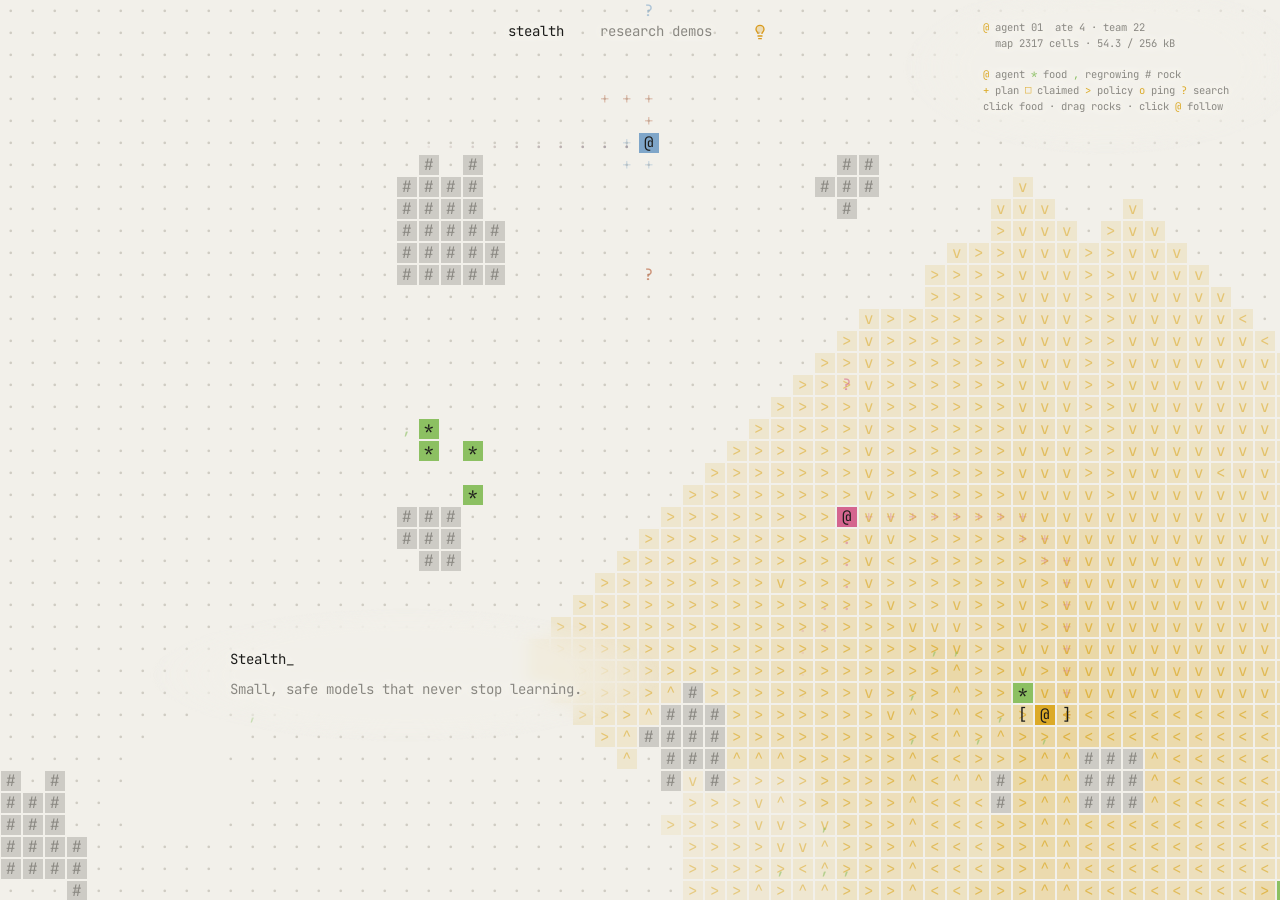
<file: index.html>
<!doctype html>
<html lang="en">
<head>
  <meta charset="utf-8">
  <meta name="viewport" content="width=device-width, initial-scale=1">
  <title>Stealth</title>
  <link rel="icon" href="data:image/svg+xml,<svg xmlns='http://www.w3.org/2000/svg' viewBox='0 0 16 16'><rect width='16' height='16' fill='%23d8b23c'/></svg>">
  <script>try { if (localStorage.getItem('theme') === 'dark') document.documentElement.dataset.theme = 'dark'; } catch {}</script>
  <link rel="preconnect" href="https://fonts.googleapis.com">
  <link rel="preconnect" href="https://fonts.gstatic.com" crossorigin>
  <link rel="stylesheet" href="https://fonts.googleapis.com/css2?family=JetBrains+Mono:wght@400;600&display=swap">
  <link rel="stylesheet" href="style.css">
</head>
<body>
  <canvas id="world" aria-hidden="true"></canvas>
  <nav>
    <a href="index.html" aria-current="page">stealth</a>
    <a href="demos.html">research demos</a>
    <button id="lamp" aria-label="Toggle light" aria-pressed="true">
      <svg width="16" height="16" viewBox="0 0 24 24" fill="none" stroke="currentColor" stroke-width="2" stroke-linecap="round" stroke-linejoin="round"><path d="M15 14c.2-1 .7-1.7 1.5-2.5 1-.9 1.5-2.2 1.5-3.5A6 6 0 0 0 6 8c0 1 .2 2.2 1.5 3.5.7.7 1.3 1.5 1.5 2.5"/><path d="M9 18h6"/><path d="M10 22h4"/></svg>
    </button>
  </nav>
  <pre id="hud" aria-hidden="true"></pre>
  <main>
    <p>Stealth<span class="cursor">_</span></p>
    <p class="mission">Small, safe models that never stop learning.</p>
  </main>
  <script src="sim.js"></script>
</body>
</html>
</file>
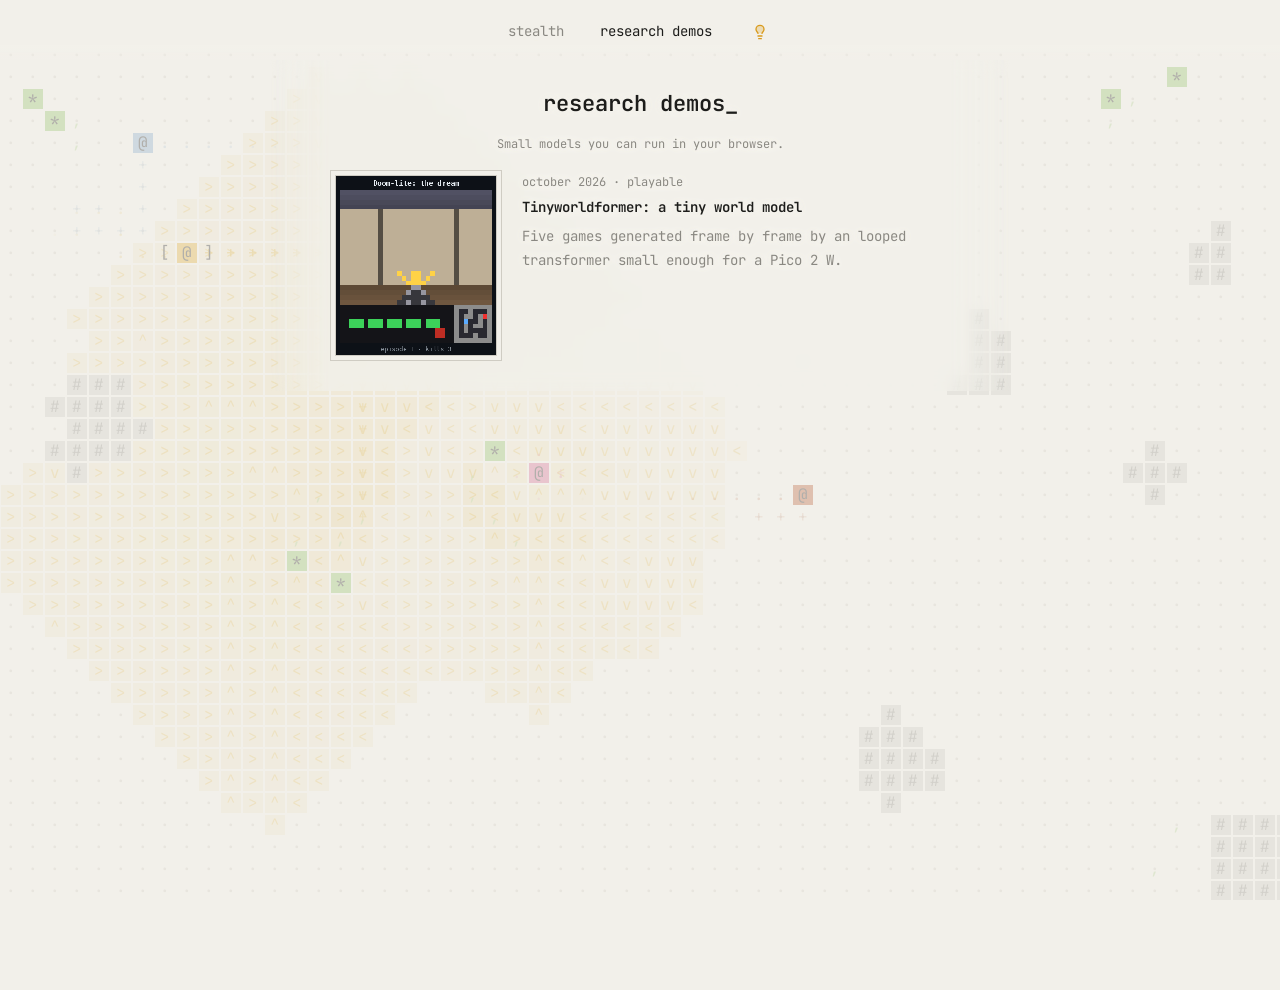
<file: demos.html>
<!doctype html>
<html lang="en">

<head>
  <meta charset="utf-8">
  <meta name="viewport" content="width=device-width, initial-scale=1">
  <title>Research Demos</title>
  <link rel="icon"
    href="data:image/svg+xml,<svg xmlns='http://www.w3.org/2000/svg' viewBox='0 0 16 16'><rect width='16' height='16' fill='%23d8b23c'/></svg>">
  <script>try { if (localStorage.getItem('theme') === 'dark') document.documentElement.dataset.theme = 'dark'; } catch { }</script>
  <link rel="preconnect" href="https://fonts.googleapis.com">
  <link rel="preconnect" href="https://fonts.gstatic.com" crossorigin>
  <link rel="stylesheet" href="https://fonts.googleapis.com/css2?family=JetBrains+Mono:wght@400;600&display=swap">
  <link rel="stylesheet" href="style.css">
</head>

<body class="post">
  <canvas id="world" aria-hidden="true"></canvas>
  <nav>
    <a href="index.html">stealth</a>
    <a href="demos.html" aria-current="page">research demos</a>
    <button id="lamp" aria-label="Toggle light" aria-pressed="true">
      <svg width="16" height="16" viewBox="0 0 24 24" fill="none" stroke="currentColor" stroke-width="2"
        stroke-linecap="round" stroke-linejoin="round">
        <path
          d="M15 14c.2-1 .7-1.7 1.5-2.5 1-.9 1.5-2.2 1.5-3.5A6 6 0 0 0 6 8c0 1 .2 2.2 1.5 3.5.7.7 1.3 1.5 1.5 2.5" />
        <path d="M9 18h6" />
        <path d="M10 22h4" />
      </svg>
    </button>
  </nav>
  <main class="post">
    <h1>research demos<span class="cursor">_</span></h1>
    <p class="meta">Small models you can run in your browser.</p>
    <ul class="posts">
      <li>
        <a href="posts/tinyworldformer.html">
          <img src="media/dream_doomlite.gif" alt="Doom-lite, dreamed frame by frame" width="160">
          <span>
            <span class="meta">october 2026 · playable</span>
            <strong>Tinyworldformer: a tiny world model</strong>
            <span class="summary">Five games generated frame by frame by an looped transformer small enough for a Pico 2
              W.</span>
          </span>
        </a>
      </li>
    </ul>
  </main>
  <script src="sim.js"></script>
</body>

</html>
</file>
<file: style.css>
:root {
  color-scheme: light;
  --bg: #f2f0ea; --fg: #1d1d1b; --muted: #8a8882; --ink: #1d1d1b;
  --g: #d4658f; --d: #8a8882; --y: #dcaa28; --r: #b4532a; --s: #8cc062; --b: #7fa6c9;
  --trail: #cfccc3;
}
:root[data-theme="dark"] {
  color-scheme: dark;
  --bg: #1a1a19; --fg: #ecebe6; --muted: #7d7c77; --ink: #1a1a19;
  --g: #e58fb7; --d: #5b5a56; --y: #d8b23c; --r: #b85a2e; --s: #8fb56a; --b: #7d97ad;
  --trail: #3a3936;
}

* { margin: 0; box-sizing: border-box; }
html, body { height: 100%; }
body {
  background: var(--bg); color: var(--fg); overflow: hidden; cursor: crosshair; touch-action: none;
  font: 14px/1.7 "JetBrains Mono", ui-monospace, "SF Mono", Menlo, Consolas, monospace;
}

#world { position: fixed; inset: 0; width: 100%; height: 100%; pointer-events: none; }

nav {
  position: fixed; top: 20px; left: 0; right: 0; z-index: 1;
  display: flex; justify-content: center; align-items: center; gap: 36px;
}
nav a { color: var(--muted); text-decoration: none; }
nav a:hover, nav a[aria-current] { color: var(--fg); }
nav button { background: none; border: 0; padding: 4px; color: var(--muted); cursor: pointer; display: grid; }
nav button:hover { color: var(--fg); }
nav button[aria-pressed="true"] { color: #d99a1c; }
nav button[aria-pressed="true"] svg { fill: currentColor; fill-opacity: .25; }

/* switching theme: the new colors spread outward from the bulb */
::view-transition-old(root), ::view-transition-new(root) { animation: none; mix-blend-mode: normal; }
::view-transition-old(root) { z-index: 0; }
::view-transition-new(root) { z-index: 1; }

#hud {
  position: fixed; top: 20px; right: max(16px, 4vw); z-index: 1;
  font-family: inherit; font-size: 10.5px; line-height: 1.5; color: var(--muted); pointer-events: none;
}

main {
  position: fixed; left: max(16px, 18vw); bottom: 22vh; z-index: 1;
}
main::before, #hud::before {
  content: ''; position: absolute; inset: -40px -80px; z-index: -1;
  background: color-mix(in srgb, var(--bg) 55%, transparent);
  -webkit-backdrop-filter: blur(8px); backdrop-filter: blur(8px);
  -webkit-mask-image: radial-gradient(closest-side, #000 65%, transparent);
  mask-image: radial-gradient(closest-side, #000 65%, transparent);
}
nav, #hud, main { text-shadow: 0 0 8px var(--bg), 0 0 8px var(--bg), 0 0 3px var(--bg); }
.mission { margin-top: 6px; color: var(--muted); }
.cursor { animation: blink 1.1s steps(1) infinite; }
@keyframes blink { 50% { opacity: 0; } }

@media (max-width: 640px) { nav { gap: 20px; font-size: 13px; } #hud { display: none; } }
@media (prefers-reduced-motion: reduce) { .cursor { animation: none; } }

/* research demos, as a post: a scrolling column over a quiet world */
body.post { overflow-x: hidden; overflow-y: auto; touch-action: auto; cursor: auto; }
body.post #world { opacity: .3; }
main.post { position: relative; left: auto; bottom: auto; width: min(620px, calc(100vw - 32px)); margin: 90px auto; }
main.post::before { inset: -30px -60px;
  -webkit-mask-image: linear-gradient(90deg, transparent, #000 60px, #000 calc(100% - 60px), transparent); mask-image: linear-gradient(90deg, transparent, #000 60px, #000 calc(100% - 60px), transparent); background: color-mix(in srgb, var(--bg) 80%, transparent); }
main.post > * + * { margin-top: 16px; }
main.post h2 { font-size: 15px; font-weight: 600; margin-top: 40px; }
main.post h1 { font-size: 22px; line-height: 1.3; font-weight: 600; margin-top: 4px; }
.meta, .caption { font-size: 12px; line-height: 1.6; color: var(--muted); }
main.post a { color: var(--fg); text-underline-offset: 3px; }
.row { display: flex; flex-wrap: wrap; gap: 4px 18px; }
main.post button { font: inherit; background: none; border: 0; padding: 0; color: var(--fg); cursor: pointer; text-decoration: underline dotted; text-underline-offset: 3px; }
main.post button[hidden] { display: none; }
main.post button[aria-pressed="true"] { color: var(--y); }
#games button, #pad button { text-decoration: none; color: var(--muted); }
#games button:hover, #games button[aria-current], #pad button:hover { color: var(--fg); }
#games button[aria-current]::before { content: '> '; color: var(--y); }
#stage { height: 44vh; display: flex; align-items: flex-end; }
#stage canvas { display: block; image-rendering: pixelated; background: #000; max-height: 100%; touch-action: none;
  box-shadow: 0 0 0 1px var(--trail), 0 0 0 7px var(--bg), 0 0 0 8px var(--trail); }
.caption { white-space: pre-wrap; margin-top: 12px; min-height: 3em; }
@media (max-width: 640px) { main.post { margin-top: 70px; } main.post::before { inset: -30px -16px; } }

/* the list of posts */
.posts { list-style: none; padding: 0; margin-top: 32px; }
.posts li + li { margin-top: 28px; }
.posts a { display: flex; gap: 20px; align-items: flex-start; text-decoration: none; color: var(--fg); }
.posts img { flex: none; image-rendering: pixelated; box-shadow: 0 0 0 1px var(--trail), 0 0 0 5px var(--bg), 0 0 0 6px var(--trail); margin: 6px; }
.posts strong { display: block; font-weight: 600; margin-top: 2px; }
.posts a:hover strong { text-decoration: underline; text-underline-offset: 3px; }
.posts .summary { display: block; margin-top: 6px; color: var(--muted); }
@media (max-width: 640px) { .posts a { flex-direction: column; } }

/* the write-up under the demo */
main.post h3 { font-size: 14px; font-weight: 600; margin-top: 28px; }
.writeup > * + * { margin-top: 16px; }
.writeup img { display: block; max-width: 100%; height: auto; image-rendering: pixelated; margin: 0 auto; }
.writeup ul, .writeup ol { padding-left: 20px; }
.writeup li + li { margin-top: 6px; }
.writeup code { overflow-wrap: anywhere; font-family: inherit; font-size: 12.5px; color: var(--muted); }
.writeup .table { overflow-x: auto; }
.writeup table { border-collapse: collapse; font-size: 12px; line-height: 1.5; min-width: 100%; }
.writeup th, .writeup td { text-align: left; vertical-align: top; padding: 5px 14px 5px 0; border-bottom: 1px solid var(--trail); }
.writeup th { font-weight: 600; color: var(--muted); }
.writeup .gallery { display: flex; flex-wrap: wrap; gap: 12px; align-items: flex-start; }
.writeup .gallery img { width: calc(25% - 9px); margin: 0; }
.video video { display: block; width: auto; max-width: 100%; max-height: 80vh; aspect-ratio: 9 / 16; background: #000;
  box-shadow: 0 0 0 1px var(--trail), 0 0 0 7px var(--bg), 0 0 0 8px var(--trail); margin: 8px; }
nav.toc { position: static; display: flex; flex-direction: column; align-items: flex-start; gap: 2px; margin-top: 40px; font-size: 13px; }
nav.toc a { color: var(--muted); text-decoration: none; }
nav.toc a:hover { color: var(--fg); }
nav.toc a::before { content: '# '; color: var(--y); }
[id] { scroll-margin-top: 64px; }
@media (max-width: 640px) { .writeup .gallery img { width: calc(50% - 6px); } }
/* on a scrolling page the nav needs its own ground */
body.post > nav { z-index: 2; top: 0; padding: 20px 0 16px; background: linear-gradient(var(--bg) 75%, transparent); }
/* centred: the column on the page, and inside it the demo, the media and the headings */
main.post h1, main.post h2, main.post > .meta, .caption, .row { text-align: center; justify-content: center; }
main.post > p:not(.meta):not(.caption) { text-align: left; }
#stage { justify-content: center; }
.video video, .writeup img { margin-left: auto; margin-right: auto; }
.writeup .gallery { justify-content: center; }
.posts a { justify-content: center; }
.repo a { display: inline-flex; align-items: center; gap: 8px; font-size: 13px; text-decoration: none; }
.repo a:hover { text-decoration: underline; text-underline-offset: 3px; }
</file>
